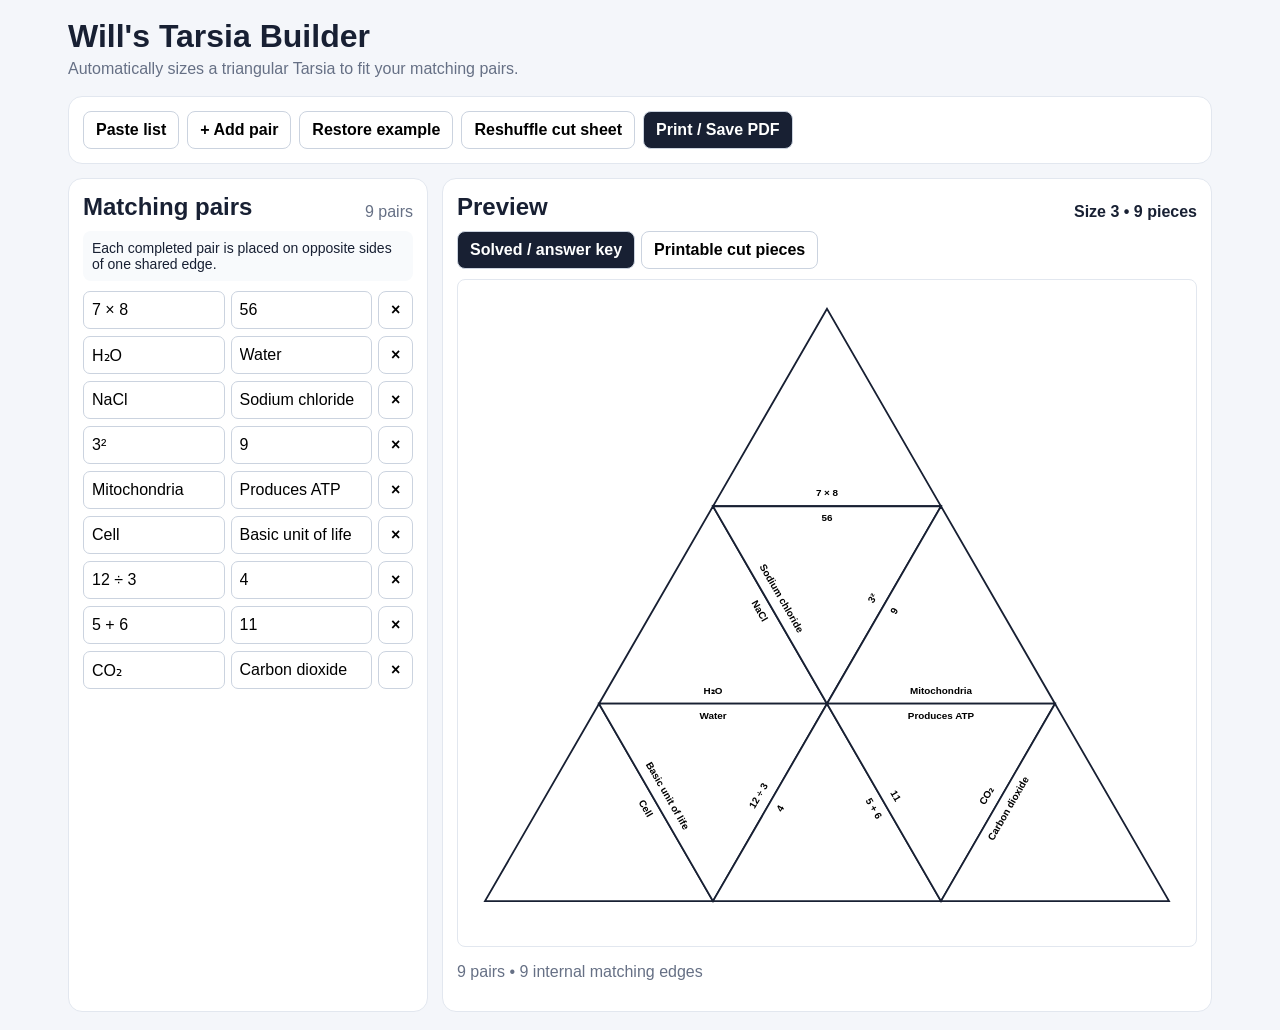
<file: index.html>
<!DOCTYPE html>
<html lang="en">
<head>
<meta charset="UTF-8">
<meta name="viewport" content="width=device-width, initial-scale=1.0">
<title>Will's Tarsia Builder</title>
<style>
*{box-sizing:border-box}
body{margin:0;background:#f4f6fa;color:#182033;font-family:Arial,sans-serif}
main{max-width:1180px;margin:auto;padding:18px}
h1{margin:0}.sub,.muted,#status{color:#667085}.sub{margin:5px 0 18px}
.bar,.card{background:white;border:1px solid #e2e7ef;border-radius:14px;padding:14px}
.bar{display:flex;gap:8px;flex-wrap:wrap;margin-bottom:14px}
button,input{font:inherit}button{border:1px solid #cbd3df;background:white;border-radius:8px;padding:9px 12px;font-weight:bold;cursor:pointer}
.primary,.tabs .active{background:#182033;color:white}
.grid{display:grid;grid-template-columns:360px 1fr;gap:14px}
.head{display:flex;justify-content:space-between;align-items:center}.head h2{margin:0 0 10px}
.notice{background:#f8fafc;border-radius:8px;padding:9px;margin-bottom:10px;font-size:14px}
.row{display:grid;grid-template-columns:1fr 1fr 35px;gap:6px;margin:7px 0}
.row input{min-width:0;width:100%;padding:8px;border:1px solid #cbd3df;border-radius:7px}
.tabs{display:flex;gap:6px;margin-bottom:10px}
svg{width:100%;height:auto;display:block;background:white;border:1px solid #e2e7ef;border-radius:8px}
.piece{fill:white;stroke:#182033;stroke-width:2}
.edgeText{font-size:11px;font-weight:bold;text-anchor:middle;dominant-baseline:middle}
@media(max-width:800px){.grid{grid-template-columns:1fr}}
@page{size:Letter portrait;margin:.35in}@media print{header,.bar,.editor,.tabs,#status,.notice{display:none!important}.grid{display:block}body,main,.card{margin:0;padding:0;border:0;background:white}svg{border:0}}
</style>
</head>
<body>
<main>
<header><h1>Will's Tarsia Builder</h1><p class="sub">Automatically sizes a triangular Tarsia to fit your matching pairs.</p></header>
<div class="bar"><button id="paste">Paste list</button><button id="add">+ Add pair</button><button id="demo">Restore example</button><button id="shuffle">Reshuffle cut sheet</button><button id="print" class="primary">Print / Save PDF</button></div>
<div class="grid">
<section class="card editor"><div class="head"><h2>Matching pairs</h2><span id="count" class="muted"></span></div><div class="notice">Each completed pair is placed on opposite sides of one shared edge.</div><div id="rows"></div></section>
<section class="card"><div class="head"><h2>Preview</h2><strong id="sizeLabel"></strong></div><div class="tabs"><button id="solved" class="active">Solved / answer key</button><button id="cut">Printable cut pieces</button></div><svg id="svg" viewBox="0 0 820 740"></svg><p id="status"></p></section>
</div>
</main>
<script>
const $=s=>document.querySelector(s),R=$("#rows"),S=$("#svg");
const DEMO=[["7 × 8","56"],["H₂O","Water"],["NaCl","Sodium chloride"],["3²","9"],["Mitochondria","Produces ATP"],["Cell","Basic unit of life"],["12 ÷ 3","4"],["5 + 6","11"],["CO₂","Carbon dioxide"]];
let P=DEMO.map(x=>[...x]),mode="solved",seed=1;
const E=s=>String(s).replace(/[&<>"]/g,c=>({"&":"&amp;","<":"&lt;",">":"&gt;",'"':"&quot;"}[c]));
const valid=()=>P.filter(p=>p[0].trim()&&p[1].trim());
function save(){}
function rows(){R.innerHTML=P.map((p,i)=>`<div class="row"><input data-i="${i}" data-k="0" value="${E(p[0])}" placeholder="Term"><input data-i="${i}" data-k="1" value="${E(p[1])}" placeholder="Match"><button data-r="${i}">×</button></div>`).join("");$("#count").textContent=valid().length+" pairs";draw()}
R.oninput=e=>{if(e.target.dataset.i!=null){P[+e.target.dataset.i][+e.target.dataset.k]=e.target.value;save();$("#count").textContent=valid().length+" pairs";draw()}};
R.onclick=e=>{if(e.target.dataset.r!=null){P.splice(+e.target.dataset.r,1);if(!P.length)P.push(["",""]);save();rows()}};
$("#add").onclick=()=>{P.push(["",""]);save();rows()};
$("#demo").onclick=()=>{P=DEMO.map(x=>[...x]);save();rows()};
$("#paste").onclick=()=>{let t=prompt("PASTE / IMPORT PAIRS\n\nQuizlet: open your flashcard set, choose Export, copy the exported terms and definitions, then paste them here.\n\nGoogle Sheets / Excel: copy two columns and paste them here.\n\nPlain text: use term | match, one pair per line.\n\nTab-separated exports are detected automatically.");if(!t)return;let a=t.split(/\r?\n/).filter(x=>x.trim()).map(x=>{let q=x.includes("\t")?x.split("\t"):x.split("|");return[(q.shift()||"").trim(),q.join("|").trim()]});if(a.length){P=a;save();rows()}};
$("#shuffle").onclick=()=>{seed++;mode="cut";tabs();draw()};$("#print").onclick=()=>window.print();
$("#solved").onclick=()=>{mode="solved";tabs();draw()};$("#cut").onclick=()=>{mode="cut";tabs();draw()};
function tabs(){$("#solved").classList.toggle("active",mode==="solved");$("#cut").classList.toggle("active",mode==="cut")}
function cap(n){return 3*n*(n-1)/2}function sizeFor(k){let n=2;while(cap(n)<k&&n<10)n++;return n}
function vertex(r,c,n){let side=760/n,h=side*Math.sqrt(3)/2;return[410+(c-r/2)*side,32+r*h]}
function makePieces(n){let a=[];for(let r=0;r<n;r++)for(let c=0;c<=r;c++){a.push({v:[vertex(r,c,n),vertex(r+1,c,n),vertex(r+1,c+1,n)]});if(c<r)a.push({v:[vertex(r,c,n),vertex(r,c+1,n),vertex(r+1,c+1,n)]})}return a}
function edgeKey(a,b){let A=a.map(x=>x.toFixed(3)).join(","),B=b.map(x=>x.toFixed(3)).join(",");return A<B?A+"|"+B:B+"|"+A}
function links(ps){let m=new Map();ps.forEach((p,pi)=>p.v.forEach((a,e)=>{let k=edgeKey(a,p.v[(e+1)%3]);if(!m.has(k))m.set(k,[]);m.get(k).push({pi,e})}));return[...m.values()].filter(x=>x.length===2)}
function center(v){return[v.reduce((a,p)=>a+p[0],0)/3,v.reduce((a,p)=>a+p[1],0)/3]}
function edgeText(v,e,text,n){let a=v[e],b=v[(e+1)%3],c=center(v),mx=(a[0]+b[0])/2,my=(a[1]+b[1])/2,dx=b[0]-a[0],dy=b[1]-a[1],L=Math.hypot(dx,dy),nx=-dy/L,ny=dx/L;if((c[0]-mx)*nx+(c[1]-my)*ny<0){nx=-nx;ny=-ny}let off=Math.max(9,17-n),x=mx+nx*off,y=my+ny*off,ang=Math.atan2(dy,dx)*180/Math.PI;if(ang>90||ang<-90)ang+=180;let max=n>6?14:22,t=text.length>max?text.slice(0,max-1)+"…":text;return`<text class="edgeText" x="${x}" y="${y}" transform="rotate(${ang} ${x} ${y})">${E(t)}</text>`}
function model(){let G=valid(),n=sizeFor(G.length),ps=makePieces(n),sh=links(ps),labs=ps.map(()=>["","",""]);G.slice(0,sh.length).forEach((p,i)=>{let A=sh[i][0],B=sh[i][1];labs[A.pi][A.e]=p[0];labs[B.pi][B.e]=p[1]});return{G,n,ps,sh,labs}}
function solvedView(d){return d.ps.map((p,i)=>`<polygon class="piece" points="${p.v.map(q=>q.join(",")).join(" ")}"/>`+d.labs[i].map((t,e)=>t?edgeText(p.v,e,t,d.n):"").join("")).join("")}
function shuffled(n){let a=[...Array(n).keys()],x=seed*7919;for(let i=n-1;i;i--){x=(x*1664525+1013904223)>>>0;let j=x%(i+1);[a[i],a[j]]=[a[j],a[i]]}return a}
function transform(v,tx,ty,sc,deg){let c=center(v),a=deg*Math.PI/180,co=Math.cos(a),si=Math.sin(a);return v.map(p=>{let x=(p[0]-c[0])*sc,y=(p[1]-c[1])*sc;return[tx+x*co-y*si,ty+x*si+y*co]})}
function cutView(d){let N=d.ps.length,cols=N<=16?4:5,rows=Math.ceil(N/cols),cw=800/cols,ch=690/rows,base=Math.min(165,650/d.n),sc=Math.min(.7,cw*.7/base,ch*.7/(base*.866));return shuffled(N).map((idx,pos)=>{let col=pos%cols,row=Math.floor(pos/cols),x=cw/2+col*cw+10,y=ch/2+row*ch+20,v=transform(d.ps[idx].v,x,y,sc,[0,120,240][(pos+seed)%3]);return`<polygon class="piece" points="${v.map(q=>q.join(",")).join(" ")}"/>`+d.labs[idx].map((t,e)=>t?edgeText(v,e,t,d.n):"").join("")}).join("")}
function draw(){let d=model();S.innerHTML=mode==="solved"?solvedView(d):cutView(d);$("#sizeLabel").textContent=`Size ${d.n} • ${d.ps.length} pieces`;$("#status").textContent=`${d.G.length} pairs • ${d.sh.length} internal matching edges`+(d.sh.length>d.G.length?` • ${d.sh.length-d.G.length} unused edge(s)`:"")}
rows();
</script>
</body>
</html>
</file>
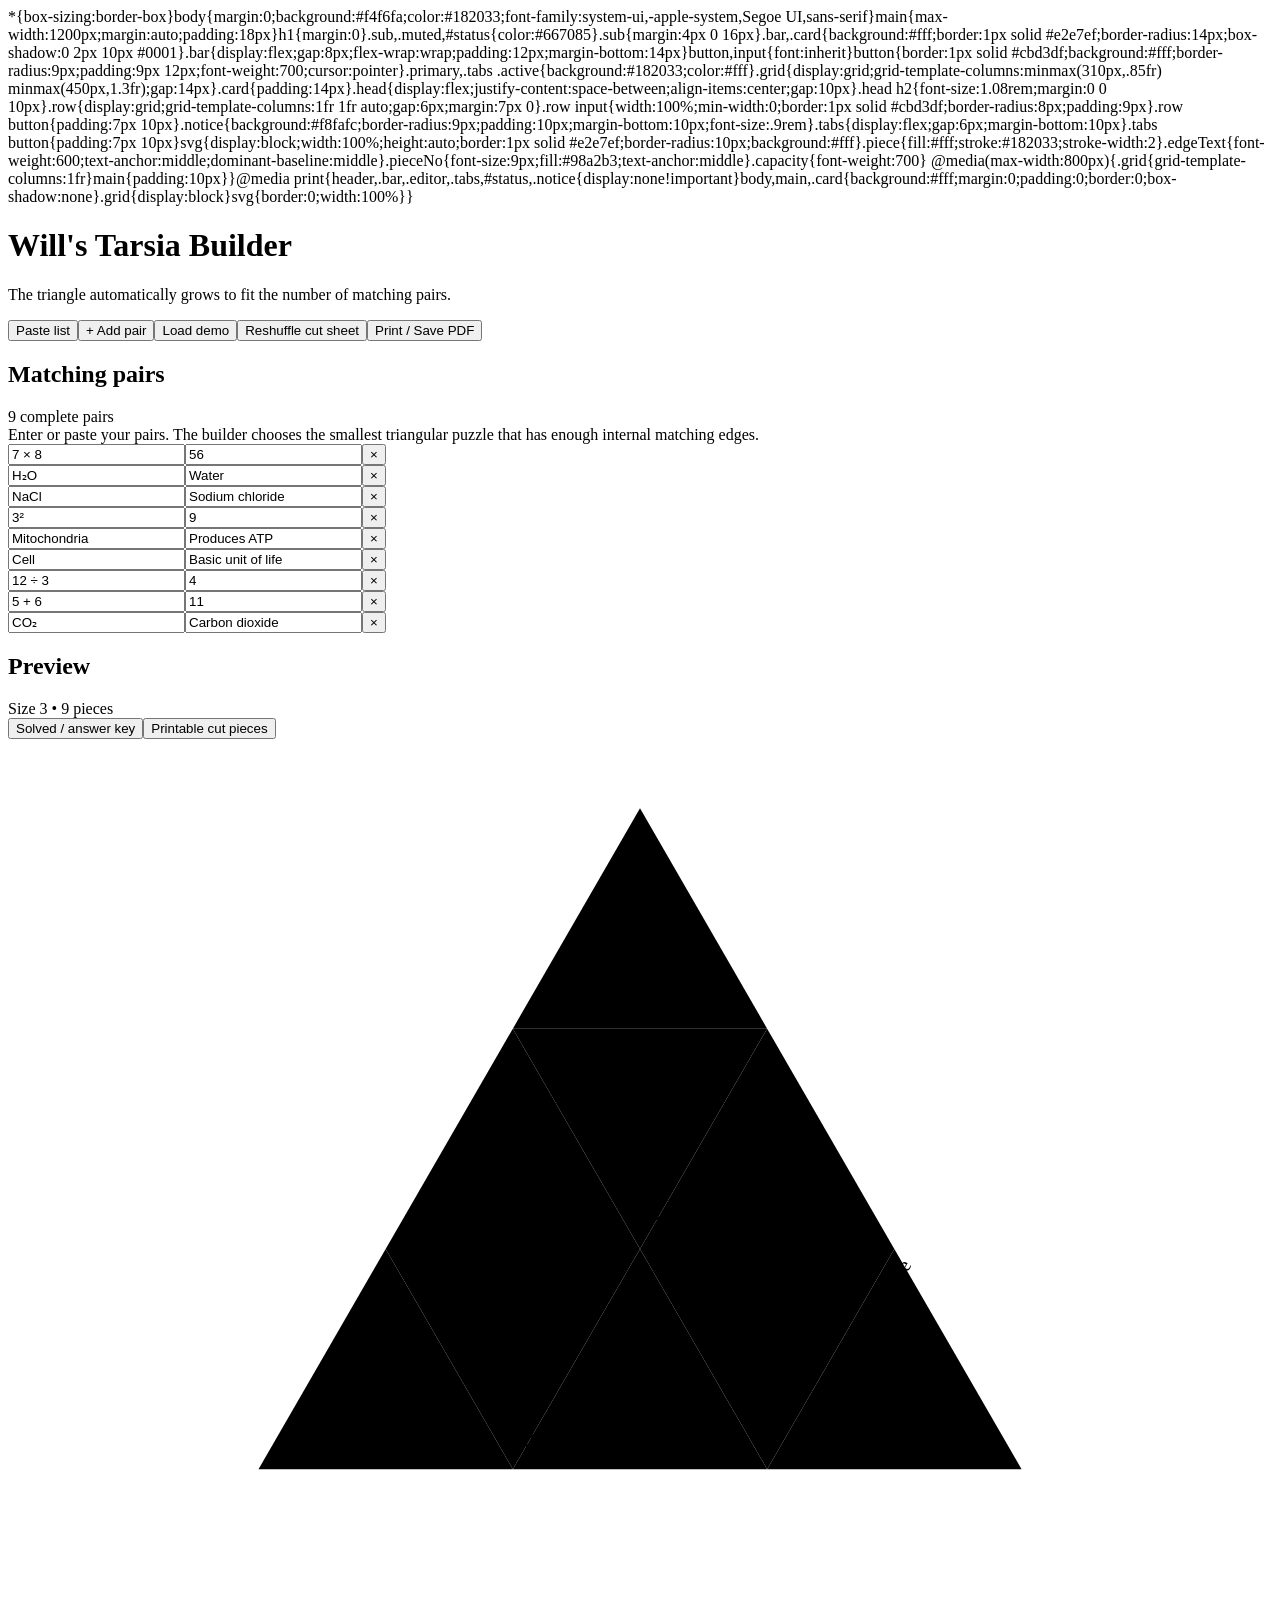
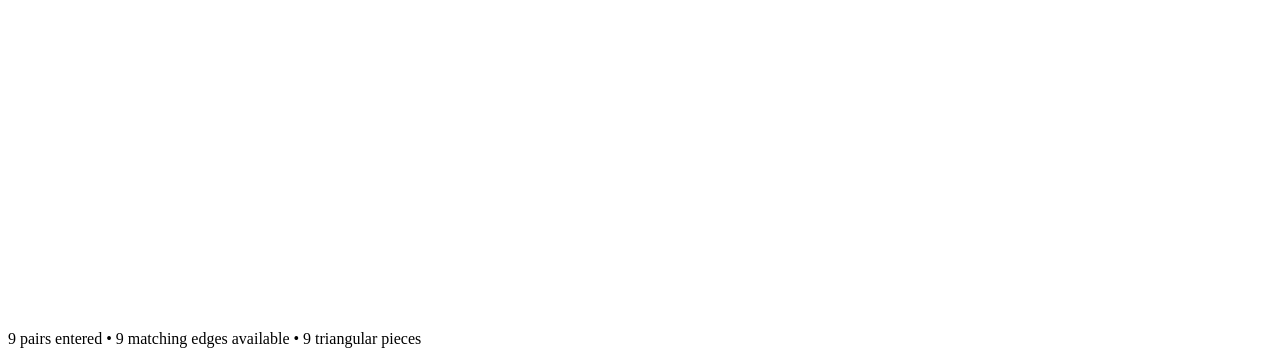
<file: index(4).html>
<!doctype html><html lang="en"><head><meta charset="utf-8"><meta name="viewport" content="width=device-width,initial-scale=1">
<title>Will's Tarsia Builder</title><style></style>
*{box-sizing:border-box}body{margin:0;background:#f4f6fa;color:#182033;font-family:system-ui,-apple-system,Segoe UI,sans-serif}main{max-width:1200px;margin:auto;padding:18px}h1{margin:0}.sub,.muted,#status{color:#667085}.sub{margin:4px 0 16px}.bar,.card{background:#fff;border:1px solid #e2e7ef;border-radius:14px;box-shadow:0 2px 10px #0001}.bar{display:flex;gap:8px;flex-wrap:wrap;padding:12px;margin-bottom:14px}button,input{font:inherit}button{border:1px solid #cbd3df;background:#fff;border-radius:9px;padding:9px 12px;font-weight:700;cursor:pointer}.primary,.tabs .active{background:#182033;color:#fff}.grid{display:grid;grid-template-columns:minmax(310px,.85fr) minmax(450px,1.3fr);gap:14px}.card{padding:14px}.head{display:flex;justify-content:space-between;align-items:center;gap:10px}.head h2{font-size:1.08rem;margin:0 0 10px}.row{display:grid;grid-template-columns:1fr 1fr auto;gap:6px;margin:7px 0}.row input{width:100%;min-width:0;border:1px solid #cbd3df;border-radius:8px;padding:9px}.row button{padding:7px 10px}.notice{background:#f8fafc;border-radius:9px;padding:10px;margin-bottom:10px;font-size:.9rem}.tabs{display:flex;gap:6px;margin-bottom:10px}.tabs button{padding:7px 10px}svg{display:block;width:100%;height:auto;border:1px solid #e2e7ef;border-radius:10px;background:#fff}.piece{fill:#fff;stroke:#182033;stroke-width:2}.edgeText{font-weight:600;text-anchor:middle;dominant-baseline:middle}.pieceNo{font-size:9px;fill:#98a2b3;text-anchor:middle}.capacity{font-weight:700}
@media(max-width:800px){.grid{grid-template-columns:1fr}main{padding:10px}}@media print{header,.bar,.editor,.tabs,#status,.notice{display:none!important}body,main,.card{background:#fff;margin:0;padding:0;border:0;box-shadow:none}.grid{display:block}svg{border:0;width:100%}}
</style></head><body><main><header><h1>Will's Tarsia Builder</h1><p class="sub">The triangle automatically grows to fit the number of matching pairs.</p></header>
<div class="bar"><button id="paste">Paste list</button><button id="add">+ Add pair</button><button id="demo">Load demo</button><button id="shuffle">Reshuffle cut sheet</button><button id="print" class="primary">Print / Save PDF</button></div>
<div class="grid"><section class="card editor"><div class="head"><h2>Matching pairs</h2><span id="count" class="muted"></span></div><div class="notice">Enter or paste your pairs. The builder chooses the smallest triangular puzzle that has enough internal matching edges.</div><div id="rows"></div></section>
<section class="card"><div class="head"><h2>Preview</h2><span id="sizeLabel" class="capacity"></span></div><div class="tabs"><button id="solvedTab" class="active">Solved / answer key</button><button id="cutTab">Printable cut pieces</button></div><svg id="svg" viewBox="0 0 820 760"></svg><p id="status"></p></section></div></main>
<script>
const $=s=>document.querySelector(s),S=$("#svg"),R=$("#rows");
const DEMO=[["7 × 8","56"],["H₂O","Water"],["NaCl","Sodium chloride"],["3²","9"],["Mitochondria","Produces ATP"],["Cell","Basic unit of life"],["12 ÷ 3","4"],["5 + 6","11"],["CO₂","Carbon dioxide"]];
let P=JSON.parse(localStorage.getItem("willTarsiaPairs")||"null")||DEMO.map(x=>[...x]),mode="solved",seed=1;
const esc=s=>String(s).replace(/[&<>"]/g,c=>({"&":"&amp;","<":"&lt;",">":"&gt;",'"':"&quot;"}[c])),good=()=>P.filter(p=>p[0].trim()&&p[1].trim());
function save(){localStorage.setItem("willTarsiaPairs",JSON.stringify(P))}
function renderRows(){R.innerHTML=P.map((p,i)=>`<div class="row"><input data-i="${i}" data-k="0" value="${esc(p[0])}" placeholder="Term"><input data-i="${i}" data-k="1" value="${esc(p[1])}" placeholder="Match"><button data-r="${i}">×</button></div>`).join("");count();draw()}
function count(){$("#count").textContent=good().length+" complete pairs"}
R.oninput=e=>{if(e.target.dataset.i!=null){P[+e.target.dataset.i][+e.target.dataset.k]=e.target.value;save();count();draw()}};R.onclick=e=>{if(e.target.dataset.r!=null){P.splice(+e.target.dataset.r,1);if(!P.length)P.push(["",""]);save();renderRows()}};
$("#add").onclick=()=>{P.push(["",""]);save();renderRows()};$("#demo").onclick=()=>{P=DEMO.map(x=>[...x]);save();renderRows()};
$("#paste").onclick=()=>{let t=prompt("Paste one pair per line using: term | match\\nTwo columns copied from Sheets/Excel also work.");if(!t)return;let a=t.split(/\r?\n/).filter(x=>x.trim()).map(x=>{let q=x.includes("\t")?x.split("\t"):x.split("|");return[(q.shift()||"").trim(),q.join("|").trim()]});if(a.length){P=a;save();renderRows()}};
$("#shuffle").onclick=()=>{seed++;mode="cut";tabs();draw()};$("#print").onclick=()=>window.print();$("#solvedTab").onclick=()=>{mode="solved";tabs();draw()};$("#cutTab").onclick=()=>{mode="cut";tabs();draw()};
function tabs(){$("#solvedTab").classList.toggle("active",mode==="solved");$("#cutTab").classList.toggle("active",mode==="cut")}
function capacity(n){return 3*n*(n-1)/2} // internal edges in order-n triangular lattice
function chooseN(k){let n=2;while(capacity(n)<k&&n<10)n++;return n}
function V(r,c,n){let side=Math.min(165,650/n),h=side*Math.sqrt(3)/2;return[410+(c-r/2)*side,45+r*h]}
function pieces(n){let o=[];for(let r=0;r<n;r++)for(let c=0;c<=r;c++){o.push({v:[V(r,c,n),V(r+1,c,n),V(r+1,c+1,n)]});if(c<r)o.push({v:[V(r,c,n),V(r,c+1,n),V(r+1,c+1,n)]})}return o}
function key(a,b){let A=a.map(x=>x.toFixed(4)).join(","),B=b.map(x=>x.toFixed(4)).join(",");return A<B?A+"|"+B:B+"|"+A}
function shared(ps){let m=new Map();ps.forEach((p,pi)=>p.v.forEach((a,e)=>{let k=key(a,p.v[(e+1)%3]);if(!m.has(k))m.set(k,[]);m.get(k).push({pi,e})}));return[...m.values()].filter(x=>x.length===2)}
function cen(v){return[v.reduce((a,p)=>a+p[0],0)/3,v.reduce((a,p)=>a+p[1],0)/3]}
function label(v,e,text,n){let a=v[e],b=v[(e+1)%3],c=cen(v),mx=(a[0]+b[0])/2,my=(a[1]+b[1])/2,dx=b[0]-a[0],dy=b[1]-a[1],L=Math.hypot(dx,dy),nx=-dy/L,ny=dx/L;if((c[0]-mx)*nx+(c[1]-my)*ny<0){nx=-nx;ny=-ny}let off=Math.max(10,18-n),x=mx+nx*off,y=my+ny*off,ang=Math.atan2(dy,dx)*180/Math.PI;if(ang>90||ang<-90)ang+=180;let fs=Math.max(7,12-(n-4)*.8),max=n>6?15:24,t=text.length>max?text.slice(0,max-1)+"…":text;return`<text class="edgeText" style="font-size:${fs}px" x="${x}" y="${y}" transform="rotate(${ang} ${x} ${y})">${esc(t)}</text>`}
function data(){let G=good(),n=chooseN(G.length),ps=pieces(n),sh=shared(ps),labs=ps.map(()=>["","",""]);G.slice(0,sh.length).forEach((p,i)=>{let A=sh[i][0],B=sh[i][1];labs[A.pi][A.e]=p[0];labs[B.pi][B.e]=p[1]});return{G,n,ps,sh,labs}}
function solved(d){return d.ps.map((p,i)=>`<polygon class="piece" points="${p.v.map(x=>x.join(",")).join(" ")}"/>`+d.labs[i].map((t,e)=>t?label(p.v,e,t,d.n):"").join("")).join("")}
function order(n){let a=[...Array(n).keys()],x=seed*7919;for(let i=n-1;i;i--){x=(x*1664525+1013904223)>>>0;let j=x%(i+1);[a[i],a[j]]=[a[j],a[i]]}return a}
function tv(v,tx,ty,sc,rot){let c=cen(v),a=rot*Math.PI/180,co=Math.cos(a),si=Math.sin(a);return v.map(p=>{let x=(p[0]-c[0])*sc,y=(p[1]-c[1])*sc;return[tx+x*co-y*si,ty+x*si+y*co]})}
function cut(d){let N=d.ps.length,cols=N<=16?4:5,rows=Math.ceil(N/cols),cw=800/cols,ch=700/rows,base=Math.min(165,650/d.n),sc=Math.min(.72,(cw*.72)/base,(ch*.72)/(base*.866));return order(N).map((idx,pos)=>{let col=pos%cols,row=Math.floor(pos/cols),x=cw/2+col*cw+10,y=ch/2+row*ch+20,v=tv(d.ps[idx].v,x,y,sc,[0,120,240][(pos+seed)%3]);return`<polygon class="piece" points="${v.map(q=>q.join(",")).join(" ")}"/>`+d.labs[idx].map((t,e)=>t?label(v,e,t,Math.max(4,d.n-1)):"").join("")+`<text class="pieceNo" x="${x}" y="${y+base*sc*.27}">${idx+1}</text>`}).join("")}
function draw(){let d=data();S.innerHTML=mode==="solved"?solved(d):cut(d);$("#sizeLabel").textContent=`Size ${d.n} • ${d.ps.length} pieces`;$("#status").textContent=`${d.G.length} pairs entered • ${d.sh.length} matching edges available • ${d.ps.length} triangular pieces`+(d.sh.length>d.G.length?` • ${d.sh.length-d.G.length} internal edge(s) left blank`:"")}
renderRows();
</script></body></html>
</file>
